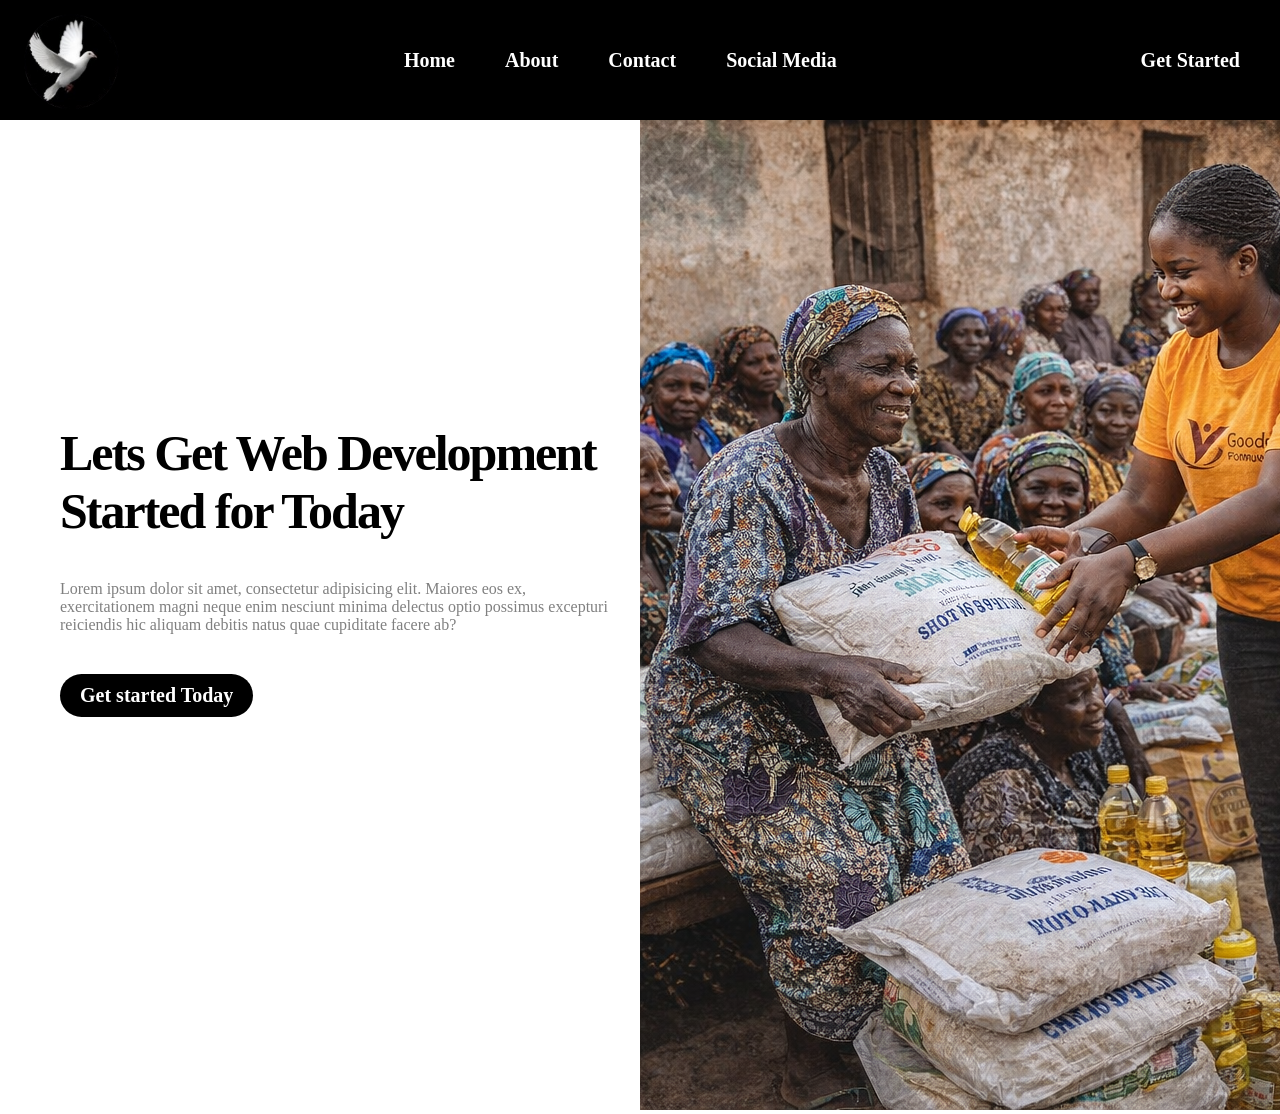
<file: index.html>
<!DOCTYPE html>
<html lang="en">

<head>
    <meta charset="UTF-8">
    <meta name="viewport" content="width=device-width, initial-scale=1.0">
    <link rel="stylesheet" href="externalcss.css">
    <title>INTRODUCTION TO CSS</title>
</head>

<body>
    <!-- header section  -->
    <header>
        <img src="Logo2-removebg-preview.png" alt="Bird">
        <!-- nav links -->
        <nav>
            <a href="#">Home</a>
            <a href="#">About</a>
            <a href="#">Contact</a>
            <a href="#">Social Media</a>
        </nav>
        <!-- action button -->
        <button>Get Started</button>
    </header>
    <!-- Header section end -->
    <!-- main section started -->
     <main>
        <!-- hero section -->
         <section class="hero-section">
            <!-- Hero Title -->
            <div class="hero_title">
                <h1>Lets Get Web Development Started for Today</h1>
                <p>Lorem ipsum dolor sit amet, consectetur adipisicing elit. Maiores eos ex, exercitationem magni neque enim nesciunt minima delectus optio possimus excepturi reiciendis hic aliquam debitis natus quae cupiditate facere ab?</p>
                <button>Get started Today</button>
            </div>
            <!-- Hero Image -->
            <div class="hero_image">
                <img src="Caring for the Widows.png" alt="Caring for the Widows">
            </div>
         </section>
            <!-- hero section end -->
     </main>
</body>

</html>
</file>
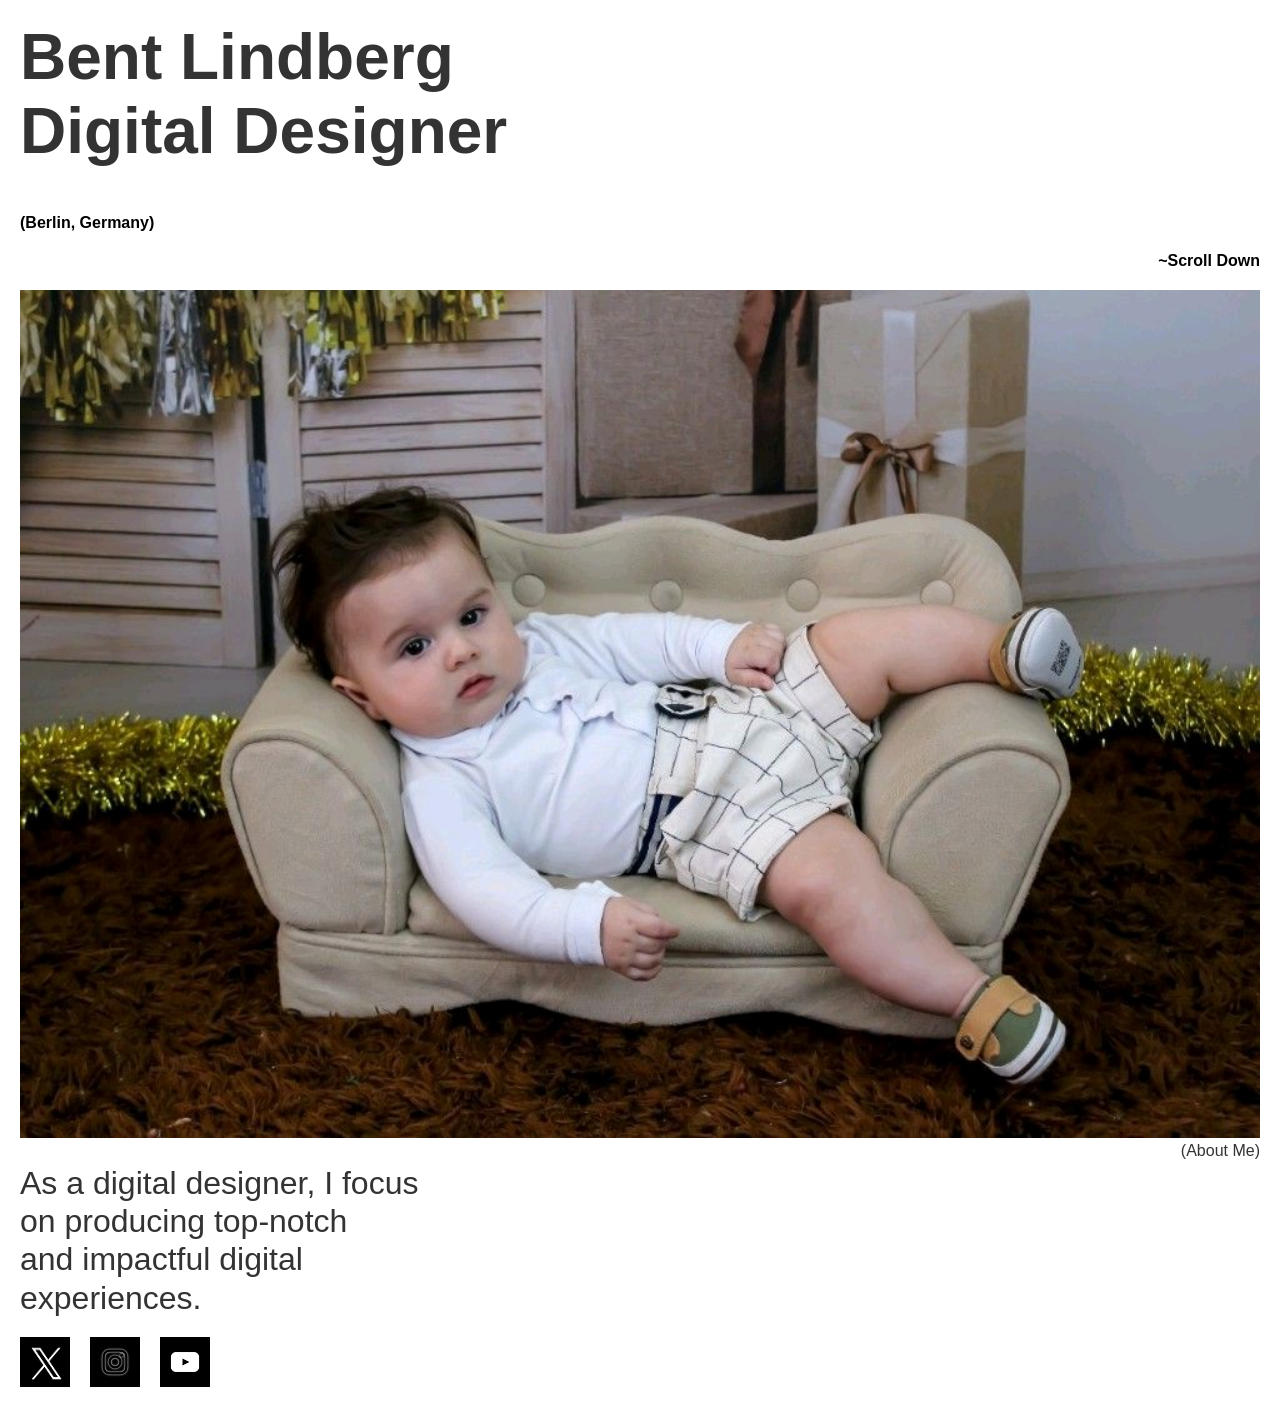
<file: assignment.html>
<!DOCTYPE html>
<html lang="en">
<head>
    <meta charset="UTF-8">
    <meta name="viewport" content="width=device-width, initial-scale=1.0">
    <link rel="stylesheet" href="assignment.css">
    <title>Assignment April</title>
</head>
<h1>Bent Lindberg <br>
    Digital Designer <br>
</h1> <br><br>
<h4>(Berlin, Germany)</h4>
<h5>~Scroll Down</h5>
<img src="Picture ccc.jpg" alt="pix" style="height: 50%;" width="100%"> 

<body>
    <p2>(About Me)</p2>
<p3>
    As a digital designer, I focus <br>
    on producing top-notch <br>
    and impactful digital <br>
    experiences.
</p3>
<div class="image-column">
<img src="X Logo Black.png" alt="" style="width: 50px;" height="50px"> <br>
<img src="Instagram logo black.jpg" alt="" style="width: 50px;" height="50px"> <br>
<img src="youtube logo black.png" alt="" style="width: 50px;" height="50px">
</div>
</body>
</html>
</file>
<file: externalcss.css>
*{
    margin: 0;
    padding: 0;
    box-sizing: border-box;
}

body{
   height: 100vh;
   width: 100%;
    background-color: white;
    position: relative;
    overflow-x: hidden;
}
a{
    text-decoration: none;
    
}
header{
    width: 100%;
    background-color: black;
    display: flex;
    justify-content: space-between;
    align-items: center;
    padding: 10px 20px;
    position: sticky;
    top:0;
    left:0;
}
header img{
    width: 100px;
    height: 100px;
    
}
header nav{
    display: flex;
    align-items: center;
    gap: 50px;
}
header nav a{
    color: white;
    font-size: 20px;
    font-family: 'Times New Roman', Times, serif;
    font-weight: bold;
}
header nav a:hover{
    color: red;
}
header button{
    padding: 10px 20px;
    background-color: black;
    color: white;
    font-size: 20px;
    font-family: 'Times New Roman', Times, serif;
    font-weight: bold;
    border: none;
    border-radius: 50px;
    cursor: pointer;
}
/* MAIN SECTION */
main{
    width: 100%;
    height: 100%;  
}

.hero-section{
    display: flex;
    align-items: center;
    justify-content: center;
    width: 100%;
    height: 100%;
    padding: 10px 40px;
    background-color: white;
}
.hero_title{
    width: 50%;
    height: 100%;
    padding: 0px 20px;
    display: flex;
    flex-direction: column;
    align-items: start;
    justify-content: center;
    gap: 40px
}
.hero_title h1{
    font-family: 'Times New Roman', Times, serif;
    font-size: 50px;
    letter-spacing: -2px;
}
.hero_title p{
    font-family: 'Times New Roman', Times, serif;
  color: gray;
}
.hero_title  button{
    padding: 10px 20px;
    background-color: black;
    color: white;
    font-size: 20px;
    font-family: 'Times New Roman', Times, serif;
    font-weight: bold;
    border: none;
    border-radius: 50px;
    cursor: pointer;
}
.hero_image{
    width:50%;
    height: 110%;
}
</file>
<file: assignment.css>
*{
    margin: 0;
    padding: 0;
    box-sizing: border-box;
}
body {
    font-family: 'Arial', sans-serif;
    background-color: white;
    color: #333;
    display: flex;
    flex-direction: column;
    padding: 20px;
}
h1 {
    font-size: 4em;
    margin-bottom: 10px;
    text-align: left;
}
h4 {
    font-size: 1em;
    font-family: Verdana, Geneva, Tahoma, sans-serif;
    margin-bottom: 20px;
    color: black;
    text-align:left;
}
h5 {
    font-size: 1em;
    font-family: Verdana, Geneva, Tahoma, sans-serif;
    margin-bottom: 20px;
    color: black;
    text-align: right;
}
p3 {
    font-size: 2em;
    font-family: Arial Black, Gadget, sans-serif;
    line-height: 1.2;
    margin-top: 5px;
    text-align: left;
}
p2 {
    font-size: 1em;
    font-family: 'verdana', sans-serif;
    line-height: 1;
    margin-top: 5px;
    text-align: right;
}
div.image-column {
    display: flex;
    flex-direction: row;
    gap: 10px;
    margin-top: 20px;
    float: right;
}
</file>
